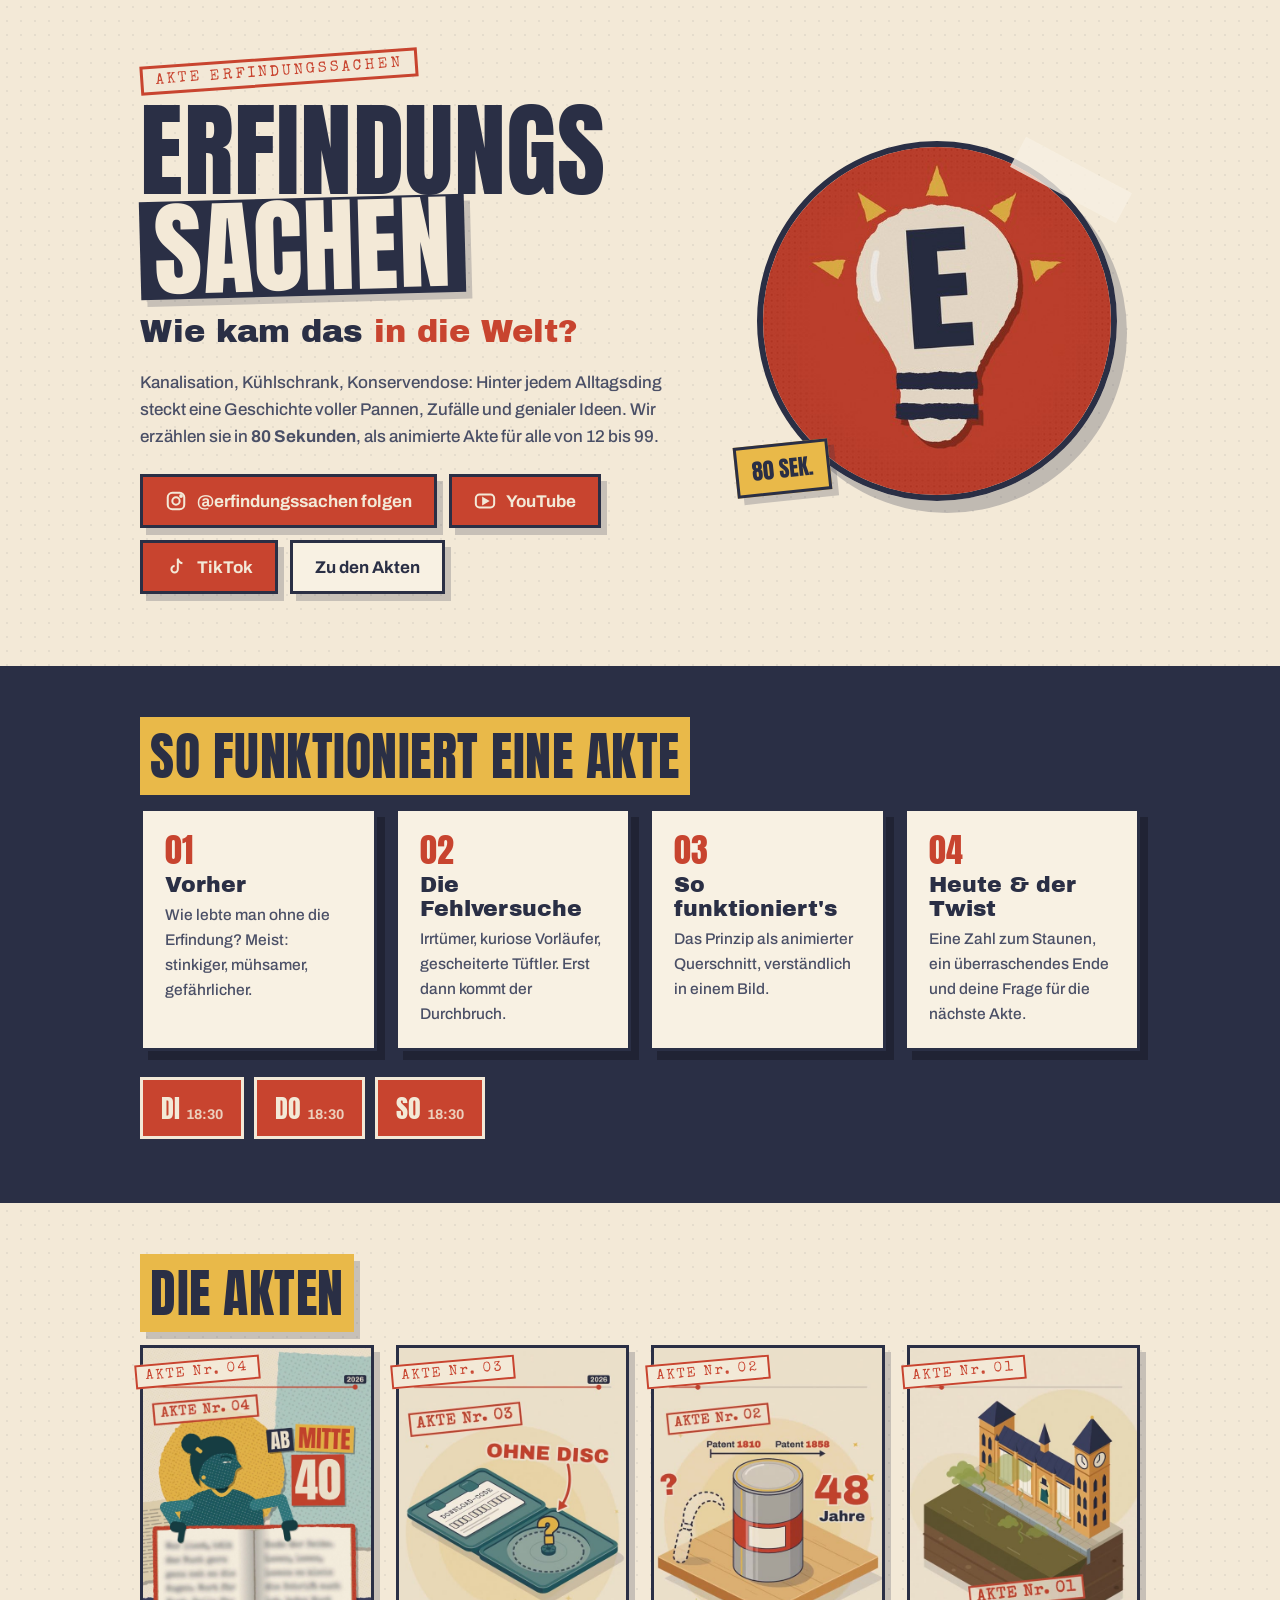
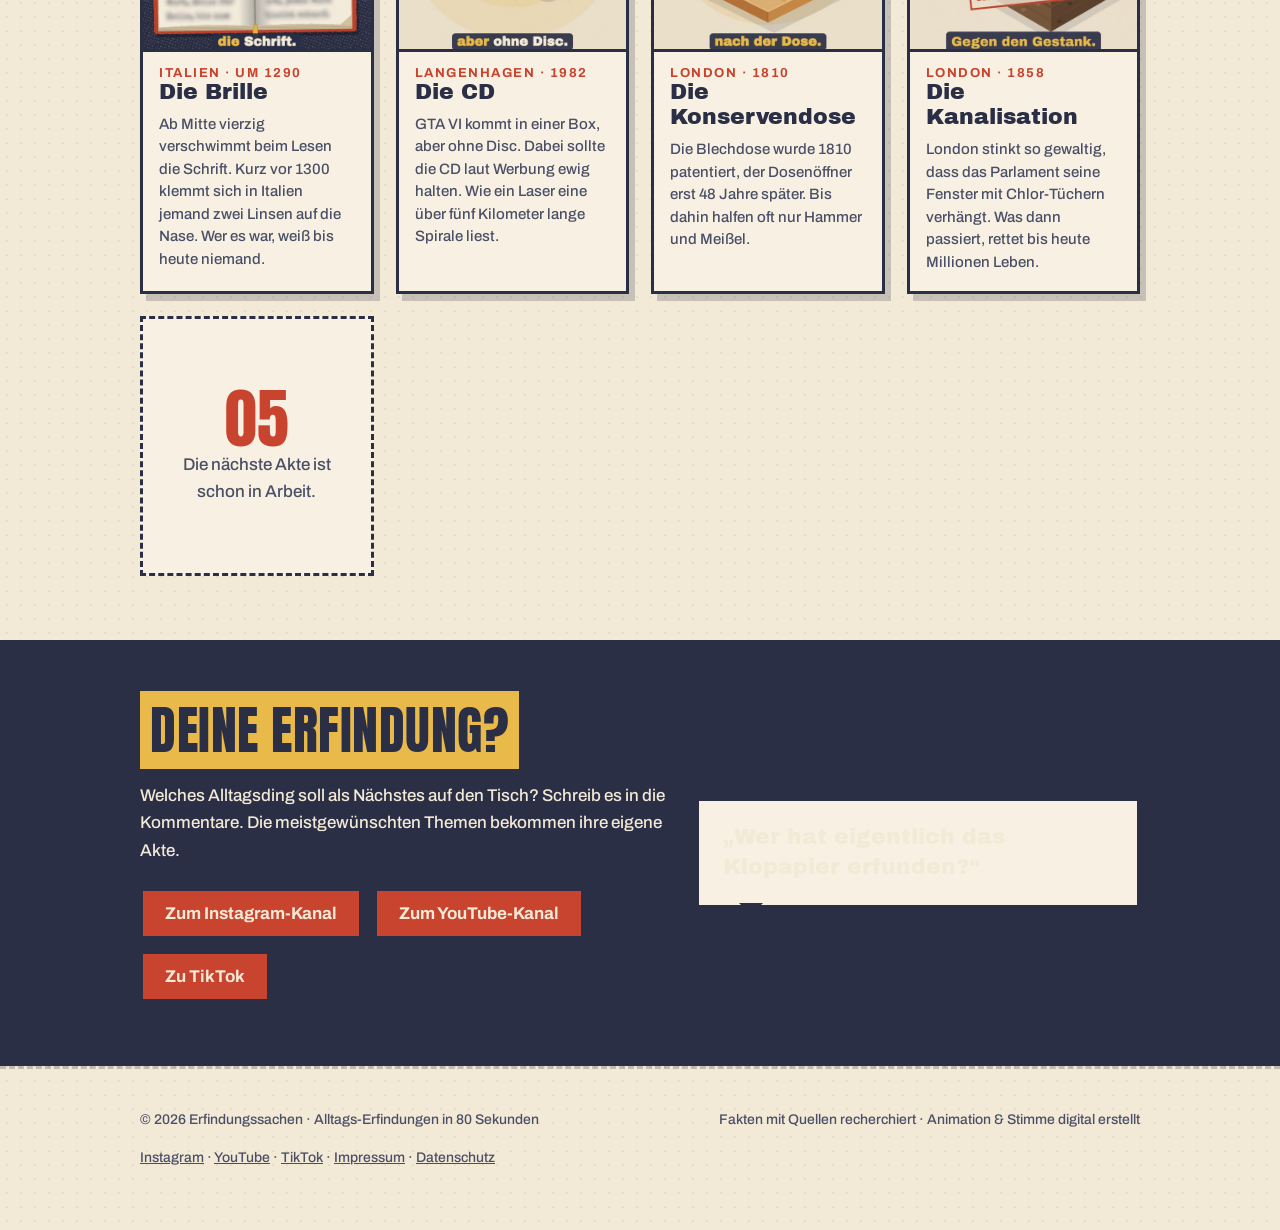
<file: index.html>
<!doctype html>
<html lang="de">
<head>
<meta charset="utf-8">
<meta name="viewport" content="width=device-width, initial-scale=1">
<title>Erfindungssachen – Wie kam das in die Welt?</title>
<meta name="description" content="Alltags-Erfindungen in 80 Sekunden: Wer hat's erfunden, warum – und wie war's vorher? Neue Akten mehrmals pro Woche auf Instagram, YouTube und TikTok.">
<meta property="og:title" content="Erfindungssachen – Wie kam das in die Welt?">
<meta property="og:description" content="Alltags-Erfindungen in 80 Sekunden. Neue Akten mehrmals pro Woche.">
<meta property="og:image" content="img/og.jpg">
<meta property="og:type" content="website">
<meta name="theme-color" content="#C8442F">
<link rel="icon" href="img/favicon.png">
<link rel="apple-touch-icon" href="img/icon-192.png">
<link rel="stylesheet" href="fonts/fonts.css">
<style>
:root{
  --cream:#F3E9D7; --paper:#F8F1E3; --navy:#2A2F45; --red:#C8442F; --petrol:#1D5C63; --mustard:#E9B949;
  --ink-soft:#4A4F66; --shadow:6px 7px 0 rgba(42,47,69,.22);
}
*{box-sizing:border-box}
html{scroll-behavior:smooth}
body{margin:0;overflow-x:hidden;background:var(--cream);color:var(--navy);font:500 17px/1.6 Archivo,system-ui,sans-serif;
  background-image:radial-gradient(rgba(42,47,69,.07) 1px,transparent 1.4px);background-size:14px 14px}
a{color:inherit}
.wrap{max-width:1040px;margin:0 auto;padding:0 20px}
.torn{filter:url(#torn)}
/* Kopf */
header.hero{position:relative;overflow:hidden;padding:56px 0 72px}
.hero .wrap{display:grid;grid-template-columns:1fr;gap:28px;align-items:center}
@media(min-width:820px){.hero .wrap{grid-template-columns:1.25fr .9fr}}
.stamp{display:inline-block;font:400 15px 'Special Elite',monospace;letter-spacing:3px;color:var(--red);
  border:3px solid var(--red);padding:4px 12px;transform:rotate(-4deg);background:rgba(243,233,215,.8)}
h1{margin:18px 0 10px;font:400 clamp(52px,11vw,104px)/.9 Anton,Impact,sans-serif;letter-spacing:.5px;text-transform:uppercase}
h1 .r{display:inline-block;background:var(--navy);color:var(--cream);padding:2px 14px;box-shadow:var(--shadow);transform:rotate(-1.5deg)}
.claim{font:400 clamp(22px,4.6vw,32px)/1.2 'Archivo Black';margin:18px 0 12px}
.claim em{font-style:normal;color:var(--red)}
.lead{max-width:34em;color:var(--ink-soft)}
.btns{display:flex;flex-wrap:wrap;gap:12px;margin-top:24px}
.btn{display:inline-flex;align-items:center;gap:10px;text-decoration:none;font:700 17px Archivo;padding:13px 22px;
  border:3px solid var(--navy);background:var(--red);color:var(--cream);box-shadow:var(--shadow);transition:transform .15s}
.btn:hover{transform:translate(-2px,-2px)}
.btn.ghost{background:var(--paper);color:var(--navy)}
.avatar{justify-self:center;position:relative;width:min(78vw,360px);aspect-ratio:1}
.avatar img{width:100%;height:100%;border-radius:50%;border:6px solid var(--navy);box-shadow:10px 12px 0 rgba(42,47,69,.25)}
.avatar .tape{position:absolute;width:120px;height:34px;background:rgba(248,241,227,.8);top:6%;right:-4%;transform:rotate(28deg)}
.avatar .tag{position:absolute;bottom:4%;left:-6%;background:var(--mustard);font:400 22px Anton;padding:6px 14px;
  transform:rotate(-6deg);box-shadow:var(--shadow);border:3px solid var(--navy)}
/* Bänder */
section{padding:64px 0}
h2{font:400 clamp(34px,6vw,52px)/1 Anton;text-transform:uppercase;margin:0 0 26px;letter-spacing:.5px}
h2 span{background:var(--mustard);padding:0 10px;box-shadow:var(--shadow)}
.band-navy{background:var(--navy);color:var(--cream)}
.band-navy h2 span{color:var(--navy)}
.steps{display:grid;gap:18px;grid-template-columns:repeat(auto-fit,minmax(min(220px,100%),1fr))}
.step{background:var(--paper);color:var(--navy);padding:22px;border:3px solid var(--navy);box-shadow:8px 9px 0 rgba(0,0,0,.25)}
.step b{display:block;font:400 34px Anton;color:var(--red);line-height:1}
.step h3{margin:6px 0 6px;font:400 22px 'Archivo Black'}
.step p{margin:0;font-size:15.5px;color:var(--ink-soft)}
.plan{display:flex;flex-wrap:wrap;gap:10px;margin-top:26px}
.day{font:400 26px Anton;padding:8px 18px;background:var(--red);color:var(--cream);border:3px solid var(--cream)}
.day small{font:700 14px Archivo;opacity:.85;margin-left:6px}
/* Akten */
.akten{display:grid;gap:22px;grid-template-columns:repeat(auto-fill,minmax(min(230px,100%),1fr))}
.akte{position:relative;display:block;text-decoration:none;background:var(--paper);border:3px solid var(--navy);box-shadow:var(--shadow);transition:transform .15s}
.akte:hover{transform:translate(-3px,-3px) rotate(-.4deg)}
.akte .img{aspect-ratio:9/12;overflow:hidden;border-bottom:3px solid var(--navy);background:var(--cream)}
.akte img{width:100%;height:100%;object-fit:cover;object-position:50% 20%;display:block}
.akte .no{position:absolute;top:12px;left:-8px;font:400 14px 'Special Elite';letter-spacing:2px;background:var(--cream);
  border:2px solid var(--red);color:var(--red);padding:3px 9px;transform:rotate(-5deg)}
.akte .txt{padding:14px 16px 18px}
.akte h3{margin:0 0 4px;font:400 22px/1.15 'Archivo Black'}
.akte .meta{font:700 13px Archivo;letter-spacing:1.5px;text-transform:uppercase;color:var(--red)}
.akte p{margin:8px 0 0;font-size:15px;line-height:1.5;color:var(--ink-soft)}
.akte.soon{border-style:dashed;box-shadow:none;display:flex;align-items:center;justify-content:center;min-height:260px;
  text-align:center;padding:24px;color:var(--ink-soft)}
.akte.soon b{display:block;font:400 64px Anton;color:var(--red);line-height:1}
/* Mitmachen */
.wish{display:grid;gap:24px;align-items:center}
@media(min-width:820px){.wish{grid-template-columns:1.2fr 1fr}}
.bubble{position:relative;background:var(--paper);border:3px solid var(--navy);padding:22px 24px;font:400 22px/1.35 'Archivo Black';box-shadow:var(--shadow)}
.bubble:after{content:"";position:absolute;bottom:-22px;left:40px;border:12px solid transparent;border-top:12px solid var(--navy)}
footer{padding:40px 0 60px;font-size:14px;color:var(--ink-soft);border-top:3px dashed rgba(42,47,69,.25)}
footer .wrap{display:flex;flex-wrap:wrap;gap:16px;justify-content:space-between}
@media(prefers-reduced-motion:reduce){*{transition:none!important}}
</style>
</head>
<body>
<svg width="0" height="0" style="position:absolute" aria-hidden="true"><filter id="torn"><feTurbulence type="fractalNoise" baseFrequency="0.04" numOctaves="4" seed="3"/><feDisplacementMap in="SourceGraphic" scale="8"/></filter></svg>

<header class="hero">
  <div class="wrap">
    <div>
      <span class="stamp">AKTE ERFINDUNGSSACHEN</span>
      <h1>Erfindungs<br><span class="r">sachen</span></h1>
      <p class="claim">Wie kam das <em>in die Welt?</em></p>
      <p class="lead">Kanalisation, Kühlschrank, Konservendose: Hinter jedem Alltagsding steckt eine Geschichte voller Pannen, Zufälle und genialer Ideen. Wir erzählen sie in <strong>80 Sekunden</strong>, als animierte Akte für alle von 12 bis 99.</p>
      <div class="btns">
        <a class="btn" href="https://www.instagram.com/erfindungssachen/" target="_blank" rel="noopener">
          <svg width="22" height="22" viewBox="0 0 24 24" fill="none" stroke="currentColor" stroke-width="2.2" aria-hidden="true"><rect x="3" y="3" width="18" height="18" rx="5"/><circle cx="12" cy="12" r="4"/><circle cx="17.5" cy="6.5" r="1" fill="currentColor"/></svg>
          @erfindungssachen folgen</a>
        <a class="btn" href="https://www.youtube.com/@Erfindungssache" target="_blank" rel="noopener">
          <svg width="22" height="22" viewBox="0 0 24 24" fill="none" stroke="currentColor" stroke-width="2.2" aria-hidden="true"><rect x="2" y="5" width="20" height="14" rx="4"/><path d="M10 9l5 3-5 3z" fill="currentColor"/></svg>
          YouTube</a>
        <a class="btn" href="https://www.tiktok.com/@erfindungssache" target="_blank" rel="noopener">
          <svg width="22" height="22" viewBox="0 0 24 24" fill="none" stroke="currentColor" stroke-width="2.2" aria-hidden="true"><path d="M14 3v11.5a3.5 3.5 0 1 1-3.5-3.5"/><path d="M14 3c.5 2.6 2.3 4.4 5 4.8"/></svg>
          TikTok</a>
        <a class="btn ghost" href="#akten">Zu den Akten</a>
      </div>
    </div>
    <div class="avatar">
      <img src="img/avatar.jpg" alt="Logo von Erfindungssachen: eine Glühbirne aus Papier mit großem E">
      <span class="tape"></span><span class="tag">80 SEK.</span>
    </div>
  </div>
</header>

<section class="band-navy" id="format">
  <div class="wrap">
    <h2><span>So funktioniert eine Akte</span></h2>
    <div class="steps">
      <div class="step"><b>01</b><h3>Vorher</h3><p>Wie lebte man ohne die Erfindung? Meist: stinkiger, mühsamer, gefährlicher.</p></div>
      <div class="step"><b>02</b><h3>Die Fehlversuche</h3><p>Irrtümer, kuriose Vorläufer, gescheiterte Tüftler. Erst dann kommt der Durchbruch.</p></div>
      <div class="step"><b>03</b><h3>So funktioniert's</h3><p>Das Prinzip als animierter Querschnitt, verständlich in einem Bild.</p></div>
      <div class="step"><b>04</b><h3>Heute & der Twist</h3><p>Eine Zahl zum Staunen, ein überraschendes Ende und deine Frage für die nächste Akte.</p></div>
    </div>
    <div class="plan" aria-label="Erscheinungstage">
      <span class="day">DI<small>18:30</small></span><span class="day">DO<small>18:30</small></span><span class="day">SO<small>18:30</small></span>
    </div>
  </div>
</section>

<section id="akten">
  <div class="wrap">
    <h2><span>Die Akten</span></h2>
    <div class="akten" id="aktenGrid"></div>
  </div>
</section>

<section class="band-navy" id="mitmachen">
  <div class="wrap wish">
    <div>
      <h2><span>Deine Erfindung?</span></h2>
      <p>Welches Alltagsding soll als Nächstes auf den Tisch? Schreib es in die Kommentare. Die meistgewünschten Themen bekommen ihre eigene Akte.</p>
      <div class="btns"><a class="btn" href="https://www.instagram.com/erfindungssachen/" target="_blank" rel="noopener">Zum Instagram-Kanal</a> <a class="btn" href="https://www.youtube.com/@Erfindungssache" target="_blank" rel="noopener">Zum YouTube-Kanal</a> <a class="btn" href="https://www.tiktok.com/@erfindungssache" target="_blank" rel="noopener">Zu TikTok</a></div>
    </div>
    <div class="bubble">„Wer hat eigentlich das Klopapier erfunden?“</div>
  </div>
</section>

<footer>
  <div class="wrap">
    <span>© <span id="y"></span> Erfindungssachen · Alltags-Erfindungen in 80 Sekunden</span>
    <span>Fakten mit Quellen recherchiert · Animation & Stimme digital erstellt</span>
    <span><a href="https://www.instagram.com/erfindungssachen/" target="_blank" rel="noopener">Instagram</a> · <a href="https://www.youtube.com/@Erfindungssache" target="_blank" rel="noopener">YouTube</a> · <a href="https://www.tiktok.com/@erfindungssache" target="_blank" rel="noopener">TikTok</a> · <a href="impressum.html">Impressum</a> · <a href="datenschutz.html">Datenschutz</a></span>
  </div>
</footer>

<script src="akten.js"></script>
<script>
  document.getElementById('y').textContent = new Date().getFullYear();
  const grid = document.getElementById('aktenGrid');
  const esc = s => String(s).replace(/[&<>"]/g, c => ({'&':'&amp;','<':'&lt;','>':'&gt;','"':'&quot;'}[c]));
  const akten = (window.AKTEN || []).slice().sort((a, b) => b.akte - a.akte);
  grid.innerHTML = akten.map(a => `
    <a class="akte" href="${esc(a.reel)}" target="_blank" rel="noopener">
      <div class="img"><img src="${esc(a.bild)}" alt="Akte ${a.akte}: ${esc(a.titel)}" loading="lazy"></div>
      <span class="no">AKTE Nr. ${String(a.akte).padStart(2, '0')}</span>
      <div class="txt"><div class="meta">${esc(a.ort)} · ${esc(a.jahr)}</div><h3>${esc(a.titel)}</h3><p>${esc(a.teaser)}</p></div>
    </a>`).join('') + `
    <div class="akte soon"><div><b>${String((akten[0]?.akte || 0) + 1).padStart(2, '0')}</b>Die nächste Akte ist schon in Arbeit.</div></div>`;
</script>
</body>
</html>
</file>
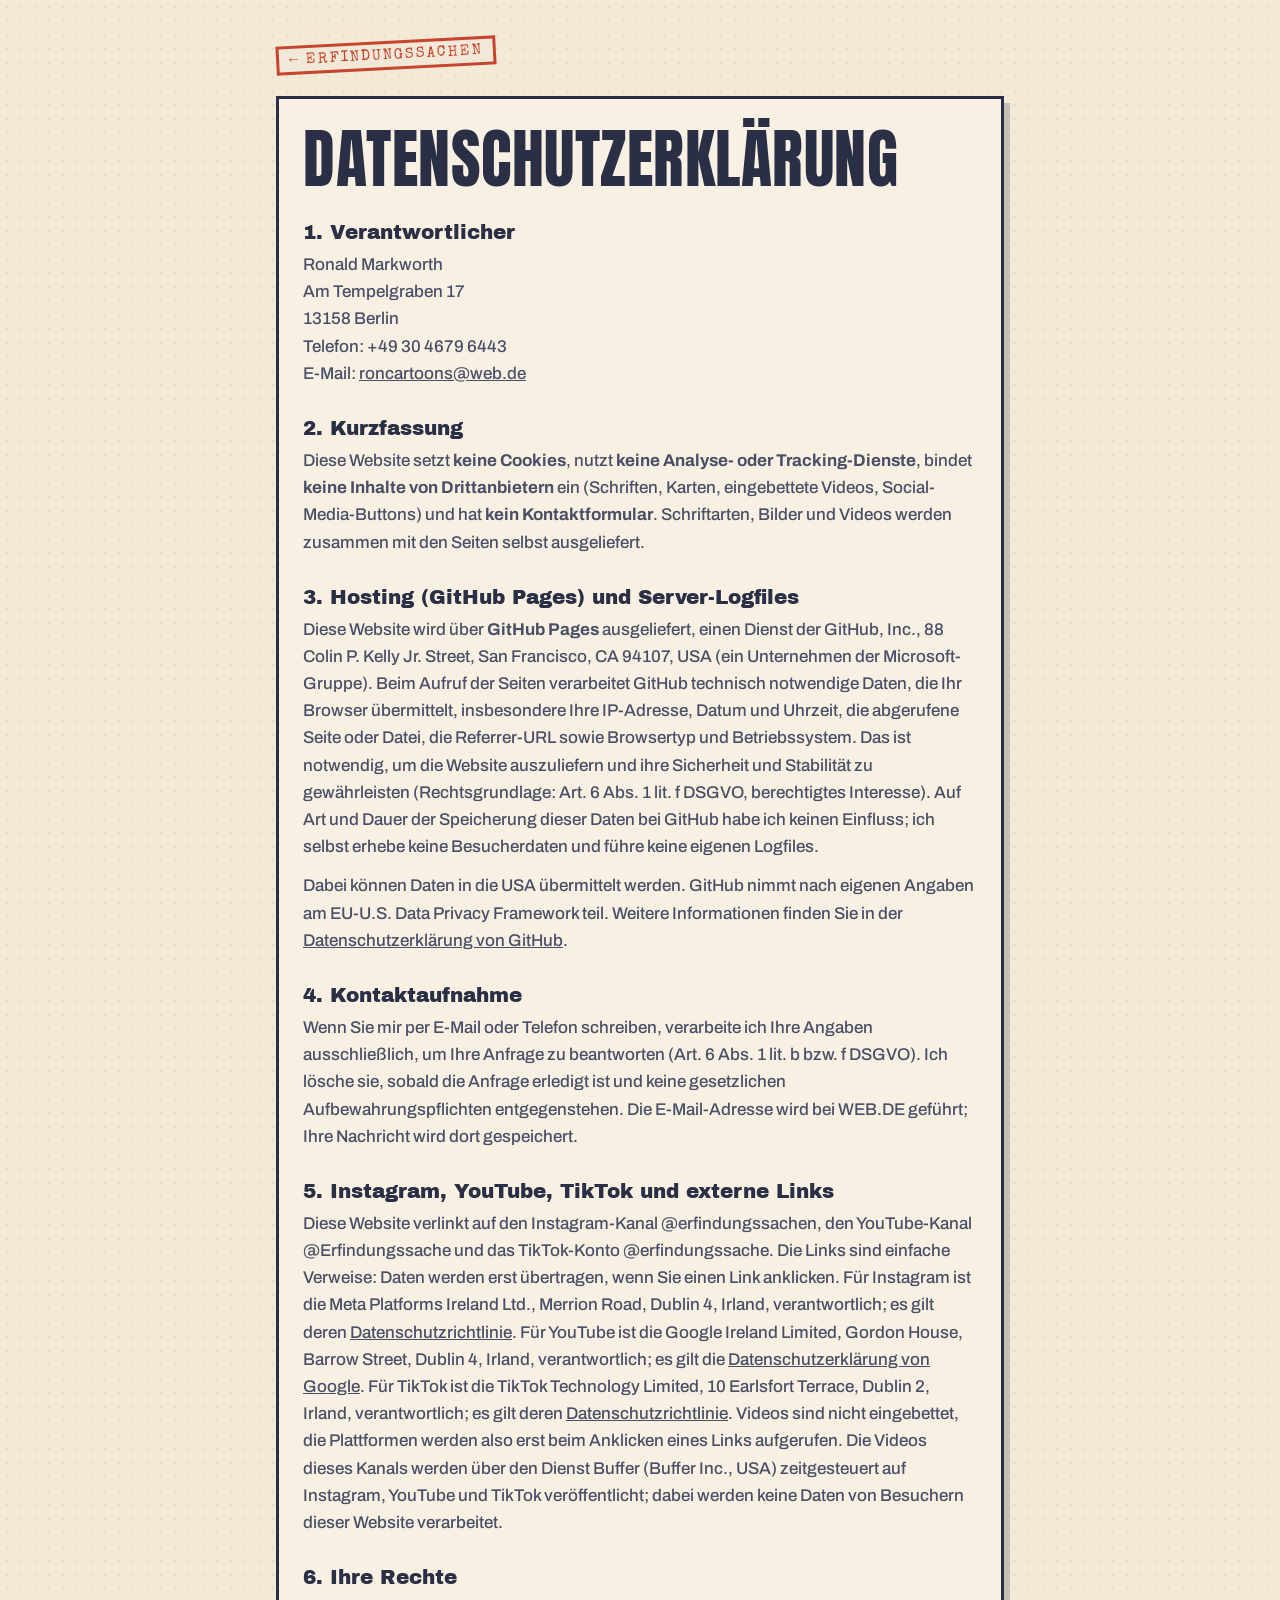
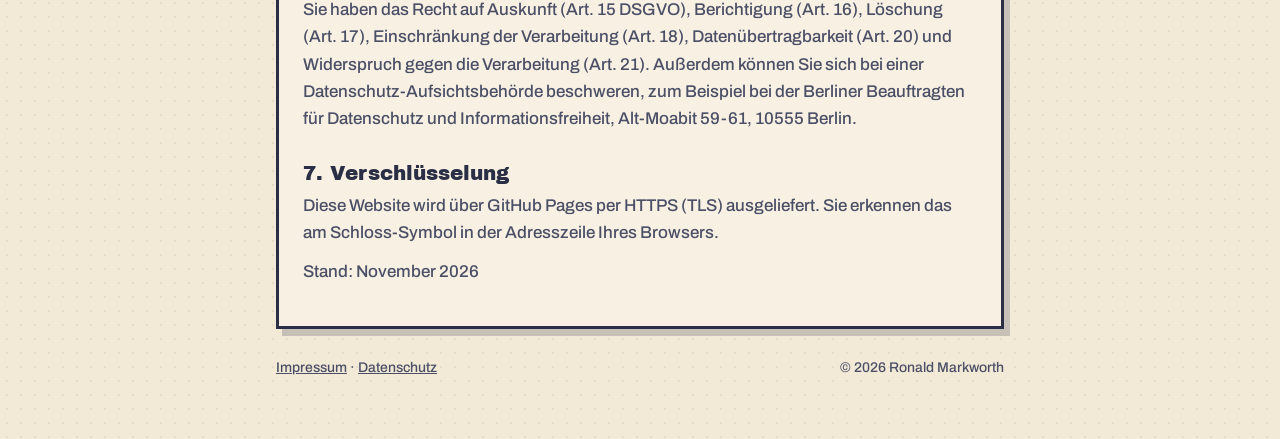
<file: datenschutz.html>
<!doctype html>
<html lang="de">
<head>
<meta charset="utf-8">
<meta name="viewport" content="width=device-width, initial-scale=1">
<title>Datenschutz | Erfindungssachen</title>
<meta name="description" content="Datenschutzerklärung von Erfindungssachen.">
<meta name="robots" content="noai,noimageai">
<meta name="theme-color" content="#C8442F">
<link rel="icon" href="img/favicon.png">
<link rel="stylesheet" href="fonts/fonts.css">
<style>
:root{--cream:#F3E9D7;--paper:#F8F1E3;--navy:#2A2F45;--red:#C8442F;--ink-soft:#4A4F66;--shadow:6px 7px 0 rgba(42,47,69,.22)}
*{box-sizing:border-box}
body{margin:0;overflow-x:hidden;background:var(--cream);color:var(--navy);font:500 17px/1.6 Archivo,system-ui,sans-serif;
  background-image:radial-gradient(rgba(42,47,69,.07) 1px,transparent 1.4px);background-size:14px 14px}
a{color:inherit}
.wrap{max-width:760px;margin:0 auto;padding:40px 16px 60px}
.back{display:inline-block;font:400 15px 'Special Elite',monospace;letter-spacing:2px;color:var(--red);text-decoration:none;
  border:3px solid var(--red);padding:3px 10px;transform:rotate(-3deg);background:rgba(243,233,215,.8)}
.sheet{margin-top:26px;background:var(--paper);border:3px solid var(--navy);box-shadow:var(--shadow);padding:28px 24px}
h1{margin:0 0 6px;font:400 clamp(40px,9vw,64px)/1 Anton,Impact,sans-serif;text-transform:uppercase;letter-spacing:.5px}
h2{margin:28px 0 6px;font:400 20px/1.3 'Archivo Black',sans-serif}
p,address{margin:0 0 12px;color:var(--ink-soft);font-style:normal}
address b{color:var(--navy)}
footer{margin-top:28px;font-size:14px;color:var(--ink-soft);display:flex;flex-wrap:wrap;gap:12px;justify-content:space-between}
</style>
</head>
<body>
<div class="wrap">
  <a class="back" href="./">← ERFINDUNGSSACHEN</a>
  <main class="sheet">
    <h1>Datenschutz&shy;erklärung</h1>
    <h2>1. Verantwortlicher</h2>
    <address>Ronald Markworth<br>Am Tempelgraben 17<br>13158 Berlin<br>Telefon: +49 30 4679 6443<br>E-Mail: <a class="mail" data-u="roncartoons" data-d="web.de">E-Mail-Adresse (JavaScript erforderlich)</a></address>
    <h2>2. Kurzfassung</h2>
    <p>Diese Website setzt <b>keine Cookies</b>, nutzt <b>keine Analyse- oder Tracking-Dienste</b>, bindet <b>keine Inhalte von Drittanbietern</b> ein (Schriften, Karten, eingebettete Videos, Social-Media-Buttons) und hat <b>kein Kontaktformular</b>. Schriftarten, Bilder und Videos werden zusammen mit den Seiten selbst ausgeliefert.</p>
    <h2>3. Hosting (GitHub Pages) und Server-Logfiles</h2>
    <p>Diese Website wird über <b>GitHub Pages</b> ausgeliefert, einen Dienst der GitHub, Inc., 88 Colin P. Kelly Jr. Street, San Francisco, CA 94107, USA (ein Unternehmen der Microsoft-Gruppe). Beim Aufruf der Seiten verarbeitet GitHub technisch notwendige Daten, die Ihr Browser übermittelt, insbesondere Ihre IP-Adresse, Datum und Uhrzeit, die abgerufene Seite oder Datei, die Referrer-URL sowie Browsertyp und Betriebssystem. Das ist notwendig, um die Website auszuliefern und ihre Sicherheit und Stabilität zu gewährleisten (Rechtsgrundlage: Art. 6 Abs. 1 lit. f DSGVO, berechtigtes Interesse). Auf Art und Dauer der Speicherung dieser Daten bei GitHub habe ich keinen Einfluss; ich selbst erhebe keine Besucherdaten und führe keine eigenen Logfiles.</p>
    <p>Dabei können Daten in die USA übermittelt werden. GitHub nimmt nach eigenen Angaben am EU-U.S. Data Privacy Framework teil. Weitere Informationen finden Sie in der <a href="https://docs.github.com/de/site-policy/privacy-policies/github-general-privacy-statement" target="_blank" rel="noopener">Datenschutzerklärung von GitHub</a>.</p>
    <h2>4. Kontaktaufnahme</h2>
    <p>Wenn Sie mir per E-Mail oder Telefon schreiben, verarbeite ich Ihre Angaben ausschließlich, um Ihre Anfrage zu beantworten (Art. 6 Abs. 1 lit. b bzw. f DSGVO). Ich lösche sie, sobald die Anfrage erledigt ist und keine gesetzlichen Aufbewahrungspflichten entgegenstehen. Die E-Mail-Adresse wird bei WEB.DE geführt; Ihre Nachricht wird dort gespeichert.</p>
    <h2>5. Instagram, YouTube, TikTok und externe Links</h2>
    <p>Diese Website verlinkt auf den Instagram-Kanal @erfindungssachen, den YouTube-Kanal @Erfindungssache und das TikTok-Konto @erfindungssache. Die Links sind einfache Verweise: Daten werden erst übertragen, wenn Sie einen Link anklicken. Für Instagram ist die Meta Platforms Ireland Ltd., Merrion Road, Dublin 4, Irland, verantwortlich; es gilt deren <a href="https://privacycenter.instagram.com/policy" target="_blank" rel="noopener">Datenschutzrichtlinie</a>. Für YouTube ist die Google Ireland Limited, Gordon House, Barrow Street, Dublin 4, Irland, verantwortlich; es gilt die <a href="https://policies.google.com/privacy" target="_blank" rel="noopener">Datenschutzerklärung von Google</a>. Für TikTok ist die TikTok Technology Limited, 10 Earlsfort Terrace, Dublin 2, Irland, verantwortlich; es gilt deren <a href="https://www.tiktok.com/legal/privacy-policy-eea" target="_blank" rel="noopener">Datenschutzrichtlinie</a>. Videos sind nicht eingebettet, die Plattformen werden also erst beim Anklicken eines Links aufgerufen. Die Videos dieses Kanals werden über den Dienst Buffer (Buffer Inc., USA) zeitgesteuert auf Instagram, YouTube und TikTok veröffentlicht; dabei werden keine Daten von Besuchern dieser Website verarbeitet.</p>
    <h2>6. Ihre Rechte</h2>
    <p>Sie haben das Recht auf Auskunft (Art. 15 DSGVO), Berichtigung (Art. 16), Löschung (Art. 17), Einschränkung der Verarbeitung (Art. 18), Datenübertragbarkeit (Art. 20) und Widerspruch gegen die Verarbeitung (Art. 21). Außerdem können Sie sich bei einer Datenschutz-Aufsichtsbehörde beschweren, zum Beispiel bei der Berliner Beauftragten für Datenschutz und Informationsfreiheit, Alt-Moabit 59-61, 10555 Berlin.</p>
    <h2>7. Verschlüsselung</h2>
    <p>Diese Website wird über GitHub Pages per HTTPS (TLS) ausgeliefert. Sie erkennen das am Schloss-Symbol in der Adresszeile Ihres Browsers.</p>
    <p>Stand: November 2026</p>
  </main>
  <footer><span><a href="impressum.html">Impressum</a> · <a href="datenschutz.html">Datenschutz</a></span><span>© <span id="y"></span> Ronald Markworth</span></footer>
</div>
<script>
document.getElementById('y').textContent=new Date().getFullYear();
document.querySelectorAll('a.mail').forEach(a=>{const m=a.dataset.u+'@'+a.dataset.d;a.href='mailto:'+m;a.textContent=m;});
</script>
</body>
</html>
</file>
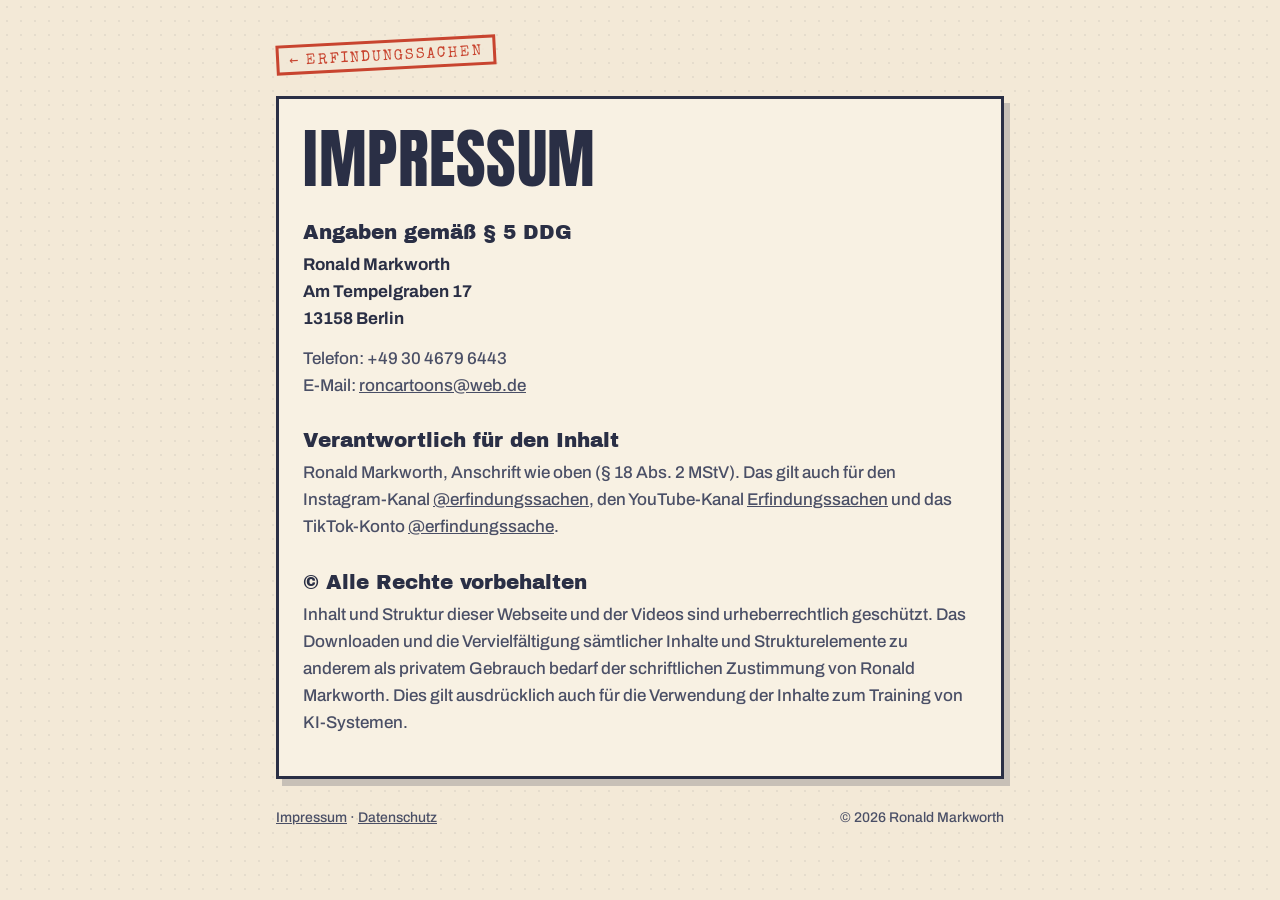
<file: impressum.html>
<!doctype html>
<html lang="de">
<head>
<meta charset="utf-8">
<meta name="viewport" content="width=device-width, initial-scale=1">
<title>Impressum | Erfindungssachen</title>
<meta name="description" content="Impressum von Erfindungssachen, Ronald Markworth, Berlin.">
<meta name="robots" content="noai,noimageai">
<meta name="theme-color" content="#C8442F">
<link rel="icon" href="img/favicon.png">
<link rel="stylesheet" href="fonts/fonts.css">
<style>
:root{--cream:#F3E9D7;--paper:#F8F1E3;--navy:#2A2F45;--red:#C8442F;--ink-soft:#4A4F66;--shadow:6px 7px 0 rgba(42,47,69,.22)}
*{box-sizing:border-box}
body{margin:0;overflow-x:hidden;background:var(--cream);color:var(--navy);font:500 17px/1.6 Archivo,system-ui,sans-serif;
  background-image:radial-gradient(rgba(42,47,69,.07) 1px,transparent 1.4px);background-size:14px 14px}
a{color:inherit}
.wrap{max-width:760px;margin:0 auto;padding:40px 16px 60px}
.back{display:inline-block;font:400 15px 'Special Elite',monospace;letter-spacing:2px;color:var(--red);text-decoration:none;
  border:3px solid var(--red);padding:3px 10px;transform:rotate(-3deg);background:rgba(243,233,215,.8)}
.sheet{margin-top:26px;background:var(--paper);border:3px solid var(--navy);box-shadow:var(--shadow);padding:28px 24px}
h1{margin:0 0 6px;font:400 clamp(40px,9vw,64px)/1 Anton,Impact,sans-serif;text-transform:uppercase;letter-spacing:.5px}
h2{margin:28px 0 6px;font:400 20px/1.3 'Archivo Black',sans-serif}
p,address{margin:0 0 12px;color:var(--ink-soft);font-style:normal}
address b{color:var(--navy)}
footer{margin-top:28px;font-size:14px;color:var(--ink-soft);display:flex;flex-wrap:wrap;gap:12px;justify-content:space-between}
</style>
</head>
<body>
<div class="wrap">
  <a class="back" href="./">← ERFINDUNGSSACHEN</a>
  <main class="sheet">
    <h1>Impressum</h1>
    <h2>Angaben gemäß § 5 DDG</h2>
    <address><b>Ronald Markworth<br>Am Tempelgraben 17<br>13158 Berlin</b></address>
    <p>Telefon: +49 30 4679 6443<br>E-Mail: <a class="mail" data-u="roncartoons" data-d="web.de">E-Mail-Adresse (JavaScript erforderlich)</a></p>
    <h2>Verantwortlich für den Inhalt</h2>
    <p>Ronald Markworth, Anschrift wie oben (§ 18 Abs. 2 MStV). Das gilt auch für den Instagram-Kanal <a href="https://www.instagram.com/erfindungssachen/" target="_blank" rel="noopener">@erfindungssachen</a>, den YouTube-Kanal <a href="https://www.youtube.com/@Erfindungssache" target="_blank" rel="noopener">Erfindungssachen</a> und das TikTok-Konto <a href="https://www.tiktok.com/@erfindungssache" target="_blank" rel="noopener">@erfindungssache</a>.</p>
    <h2>© Alle Rechte vorbehalten</h2>
    <p>Inhalt und Struktur dieser Webseite und der Videos sind urheberrechtlich geschützt. Das Downloaden und die Vervielfältigung sämtlicher Inhalte und Strukturelemente zu anderem als privatem Gebrauch bedarf der schriftlichen Zustimmung von Ronald Markworth. Dies gilt ausdrücklich auch für die Verwendung der Inhalte zum Training von KI-Systemen.</p>
  </main>
  <footer><span><a href="impressum.html">Impressum</a> · <a href="datenschutz.html">Datenschutz</a></span><span>© <span id="y"></span> Ronald Markworth</span></footer>
</div>
<script>
document.getElementById('y').textContent=new Date().getFullYear();
document.querySelectorAll('a.mail').forEach(a=>{const m=a.dataset.u+'@'+a.dataset.d;a.href='mailto:'+m;a.textContent=m;});
</script>
</body>
</html>
</file>
<file: fonts/fonts.css>
/* Schriften lokal (SIL Open Font License) – keine Verbindung zu Google beim Seitenaufruf */
@font-face{font-family:'Anton';font-style:normal;font-weight:400;font-display:swap;src:url(anton.woff2) format('woff2')}
@font-face{font-family:'Archivo';font-style:normal;font-weight:100 900;font-display:swap;src:url(archivo.woff2) format('woff2')}
@font-face{font-family:'Archivo Black';font-style:normal;font-weight:400;font-display:swap;src:url(archivo-black.woff2) format('woff2')}
@font-face{font-family:'Special Elite';font-style:normal;font-weight:400;font-display:swap;src:url(special-elite.woff2) format('woff2')}
</file>
